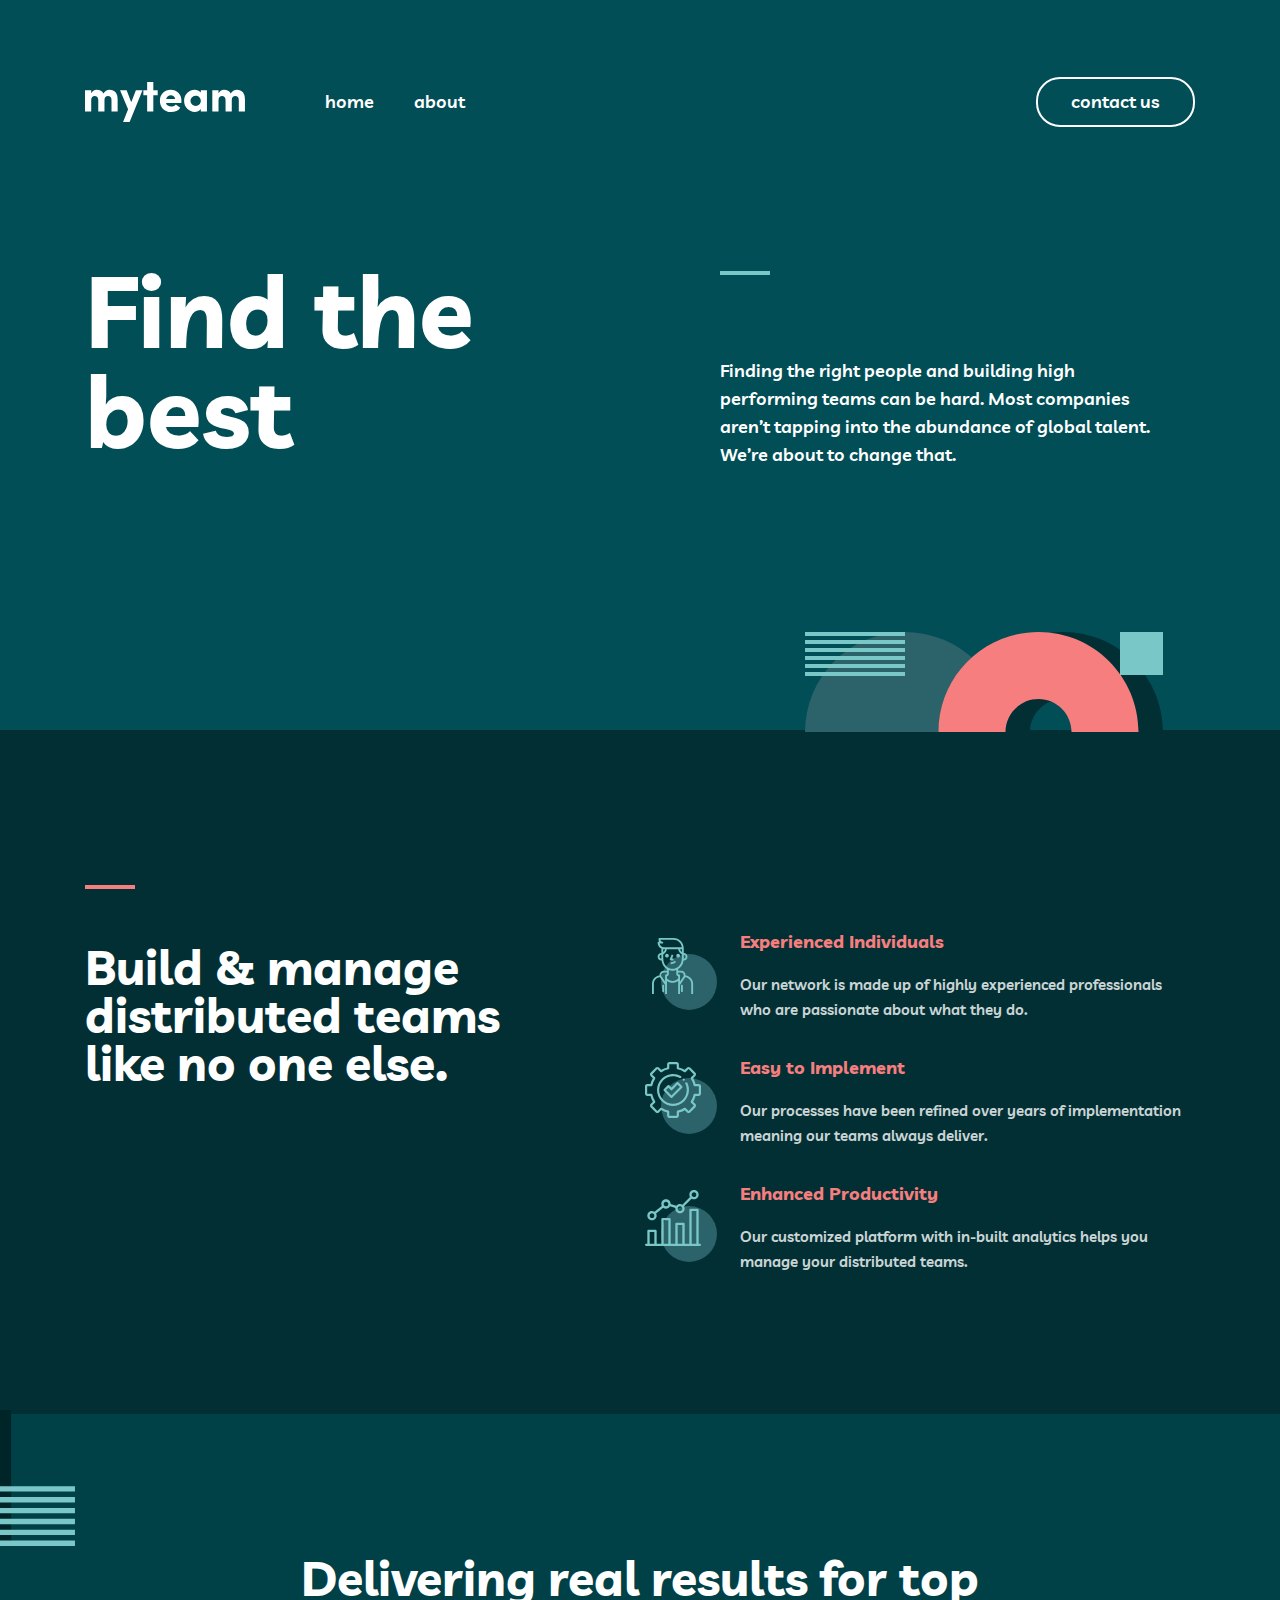
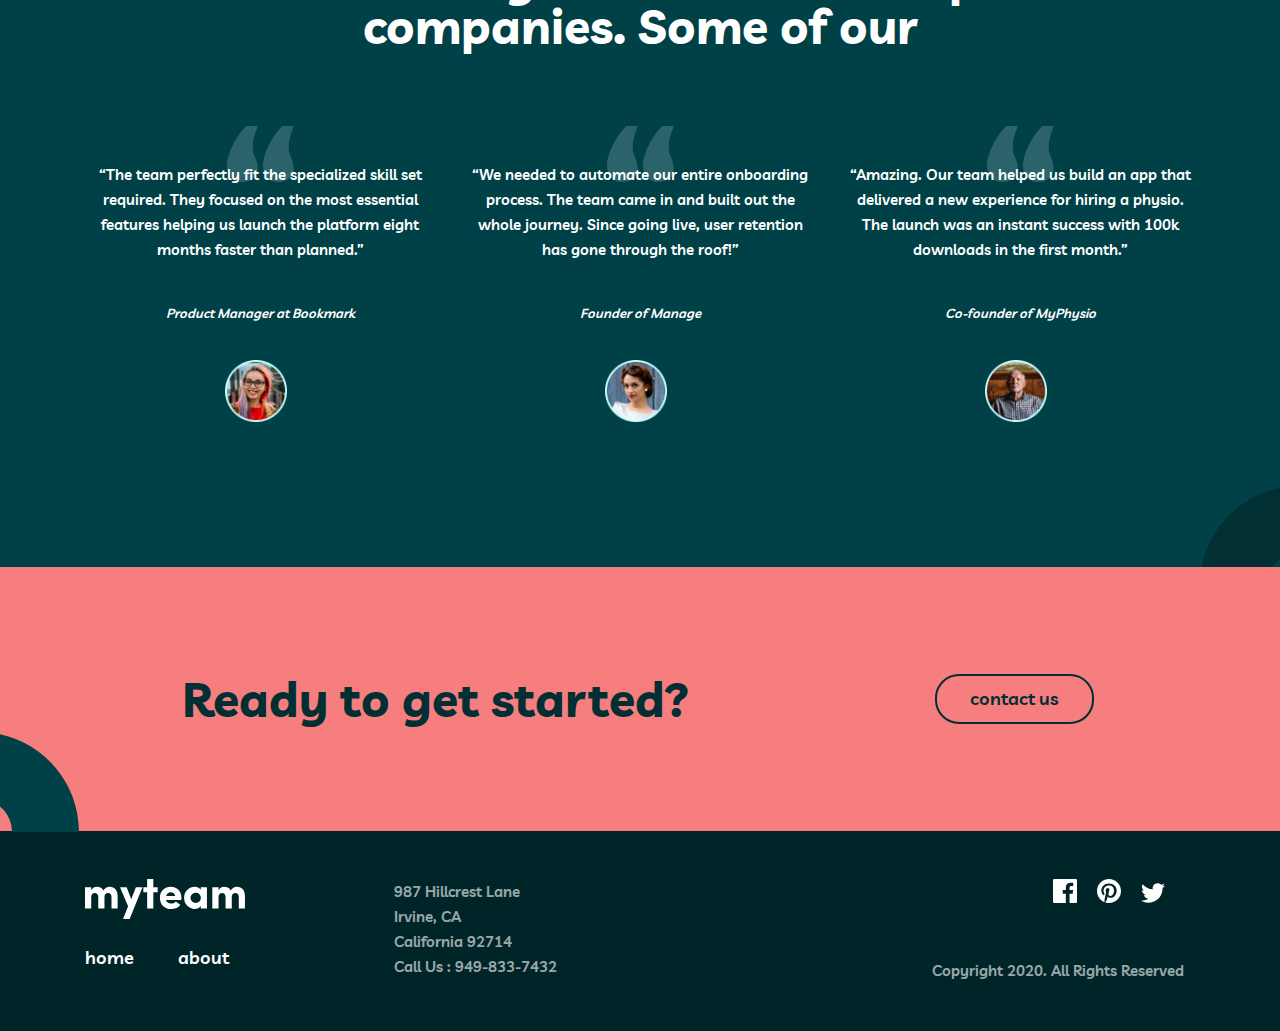
<file: index.html>
<!DOCTYPE html>
<html lang="en">
<head>
  <meta charset="UTF-8">
  <meta http-equiv="X-UA-Compatible" content="IE=edge">
  <meta name="viewport" content="width=device-width, initial-scale=1.0">
  <title>My team</title>
  <link rel="stylesheet" href="./css/normalize.css">
  <link rel="stylesheet" href="./css/main.css">
  <!-- <link rel="stylesheet" href="./css/main.min.css"> -->
</head>
<body>
  <!-- Site header start -->
  <header class="site-header">
    <div class="container">
      <div class="site-header__inner">
        <div class="site-header__logo">
          <a href="./index.html"> <img src="./images/site-logo.svg" width="160" height="40" alt="site-logo"></a>
        </div>
        <nav class="site-header__nav">
          <ul class="site-header__list">
            <li class="site-header__item">
              <a href="./index.html" class="site-header__link">home</a>
            </li>
            <li class="site-header__item">
              <a href="./about.html" class="site-header__link">about</a>
            </li>
          </ul>
        </nav>
        <a class="site-header__btn" href="./contact.html">contact us</a>
      </div>
    </div>
  </header>
  <!-- Site header finish -->

  <!-- Site main start -->
  <main class="site-main">
    <!-- Hero section start -->
    <section class="hero">
      <div class="container">
        <div class="hero__title-wrapper">
          <div class="hero__text">
            <h1>
              Find the best <span>talent</span>
            </h1>
          </div>
          <div class="hero__title-box">
            <p>Finding the right people and building high performing teams can be hard. Most companies aren’t tapping
              into the abundance of global talent. We’re about to change that.
            </p>
          </div>
        </div>
      </div>
    </section>
    <!-- Hero section finish -->

    <!-- Build section start -->
    <section class="build">
      <div class="container">
        <div class="build__wrapper">
          <div class="build__title-box">
            <h2 class="build__title">Build & manage distributed teams like no one else.</h2>
          </div>
          <ul class="build__list">
            <li class="build__item">
              <h3 class="build__new-title">Experienced Individuals</h3>
              <p class="build__text">Our network is made up of highly experienced professionals who are passionate about
                what they do.
              </p>
            </li>
            <li class="build__item">
              <h3 class="build__new-title">Easy to Implement</h3>
              <p class="build__text">Our processes have been refined over years of implementation meaning our teams
                always deliver.
              </p>
            </li>
            <li class="build__item">
              <h3 class="build__new-title">Enhanced Productivity</h3>
              <p class="build__text">Our customized platform with in-built analytics helps you manage your distributed
                teams.
              </p>
            </li>
          </ul>
        </div>
      </div>
    </section>
    <!-- Build section finish -->

    <!-- Deliver section start -->
    <section class="deliver">
      <div class="container">
        <div class="deliver__main-title-box">
          <h2 class="deliver__main-title">Delivering real results for top <br> companies. Some of our <span>
              class="deliver__green-text"> success stories.
            </span>
          </h2>
        </div>
        <ul class="deliver__list">
          <li class="deliver__item">
            <p class="deliver__text"> “The team perfectly fit the specialized skill set required. They focused on the
              most essential features helping us launch the platform eight months faster than planned.”
            </p>
            <span class="deliver__name">Kady Baker</span>
            <em class="deliver__italic">Product Manager at Bookmark</em>
          </li>
          <li class="deliver__item">
            <p class="deliver__text">“We needed to automate our entire onboarding process. The team came in and built
              out the whole journey. Since going live, user retention has gone through the roof!”
            </p>
            <span class="deliver__name">Aiysha Reese</span>
            <em class="deliver__italic">Founder of Manage</em>
          </li>
          <li class="deliver__item">
            <p class="deliver__text">“Amazing. Our team helped us build an app that delivered a new experience for
              hiring a physio. The launch was an instant success with 100k downloads in the first month.”
            </p>
            <span class="deliver__name">Arthur Clarke</span>
            <em class="deliver__italic">Co-founder of MyPhysio</em>
          </li>
        </ul>
      </div>
    </section>
    <!-- Deliver section finish -->
  </main>
  <!-- Site main finish -->

  <!-- Ready start -->
  <article class="ready">
    <div class="container">
      <div class="ready__title-wrapper">
        <h1>Ready to get started?</h1>
        <a class="ready__btn" href="./contact.html">contact us</a>
      </div>
    </div>
  </article>
  <!-- Ready finish -->

  <!-- Site footer start -->
  <footer class="site-footer">
    <div class="container">
      <div class="site-footer__wrapper"> 
        <div class="site-footer__logo-wrapper">
          <div class="site-footer__img">
            <a href="./index.html"> <img src="./images/site-logo.svg" width="160" height="40" alt="site-logo"></a>
          </div>
        <ul class="site-footer__list">
          <li class="site-footer__item">
            <a href="#" class="site-footer__link">home</a>
          </li>
          <li class="site-footer__item">
            <a href="#" class="site-footer__link">about</a>
          </li>
        </ul>
        </div>
        <ul class="site-footer__list-text">
          <li class="site-footer__item">
            <p>987 Hillcrest Lane Irvine, CA <br> California 92714 <br> Call Us : 949-833-7432</p>
          </li>
        </ul>
        <ul class="site-footer__list social">
          <li class="social__item">
            <a class="social__link" href="#">
              <svg width="24" height="24" viewBox="0 0 24 24" xmlns="http://www.w3.org/2000/svg">
                <path
                  d="M22.675 0H1.325C0.593 0 0 0.593 0 1.325V22.676C0 23.407 0.593 24 1.325 24H12.82V14.706H9.692V11.084H12.82V8.413C12.82 5.313 14.713 3.625 17.479 3.625C18.804 3.625 19.942 3.724 20.274 3.768V7.008L18.356 7.009C16.852 7.009 16.561 7.724 16.561 8.772V11.085H20.148L19.681 14.707H16.561V24H22.677C23.407 24 24 23.407 24 22.675V1.325C24 0.593 23.407 0 22.675 0Z" />
              </svg>
            </a>
            <a class="social__link" href="#">
              <svg width="24" height="24" viewBox="0 0 24 24" xmlns="http://www.w3.org/2000/svg">
                <path 
                  d="M12 0C5.373 0 0 5.372 0 12C0 17.084 3.163 21.426 7.627 23.174C7.522 22.225 7.427 20.769 7.669 19.733C7.887 18.796 9.076 13.768 9.076 13.768C9.076 13.768 8.717 13.049 8.717 11.986C8.717 10.318 9.684 9.072 10.888 9.072C11.911 9.072 12.406 9.841 12.406 10.762C12.406 11.791 11.751 13.33 11.412 14.757C11.129 15.951 12.011 16.926 13.189 16.926C15.322 16.926 16.961 14.677 16.961 11.431C16.961 8.558 14.897 6.549 11.949 6.549C8.535 6.549 6.531 9.11 6.531 11.756C6.531 12.787 6.928 13.894 7.424 14.494C7.522 14.613 7.536 14.718 7.507 14.839L7.174 16.199C7.121 16.419 7 16.466 6.772 16.36C5.273 15.662 4.336 13.471 4.336 11.711C4.336 7.926 7.086 4.449 12.265 4.449C16.428 4.449 19.663 7.416 19.663 11.38C19.663 15.516 17.056 18.844 13.436 18.844C12.22 18.844 11.077 18.213 10.686 17.466L9.938 20.319C9.667 21.362 8.936 22.669 8.446 23.465C9.57 23.812 10.763 24 12 24C18.627 24 24 18.627 24 12C24 5.372 18.627 0 12 0Z" />
              </svg>
            </a>
            <a class="social__link" href="#">
              <svg width="24" height="20" viewBox="0 0 24 20" xmlns="http://www.w3.org/2000/svg">
                <path 
                  d="M24 2.55699C23.117 2.94899 22.168 3.21299 21.172 3.33199C22.189 2.72299 22.97 1.75799 23.337 0.607986C22.386 1.17199 21.332 1.58199 20.21 1.80299C19.313 0.845986 18.032 0.247986 16.616 0.247986C13.437 0.247986 11.101 3.21399 11.819 6.29299C7.728 6.08799 4.1 4.12799 1.671 1.14899C0.381 3.36199 1.002 6.25699 3.194 7.72299C2.388 7.69699 1.628 7.47599 0.965 7.10699C0.911 9.38799 2.546 11.522 4.914 11.997C4.221 12.185 3.462 12.229 2.69 12.081C3.316 14.037 5.134 15.46 7.29 15.5C5.22 17.123 2.612 17.848 0 17.54C2.179 18.937 4.768 19.752 7.548 19.752C16.69 19.752 21.855 12.031 21.543 5.10599C22.505 4.41099 23.34 3.54399 24 2.55699Z" />
              </svg>
            </a>
          </li>
          <li class="social__text">
            <p>Copyright 2020. All Rights Reserved</p>
          </li>
        </ul>
      </div>
    </div>
  </footer>
  <!-- Site footer finish -->
</body>
</html>
</file>
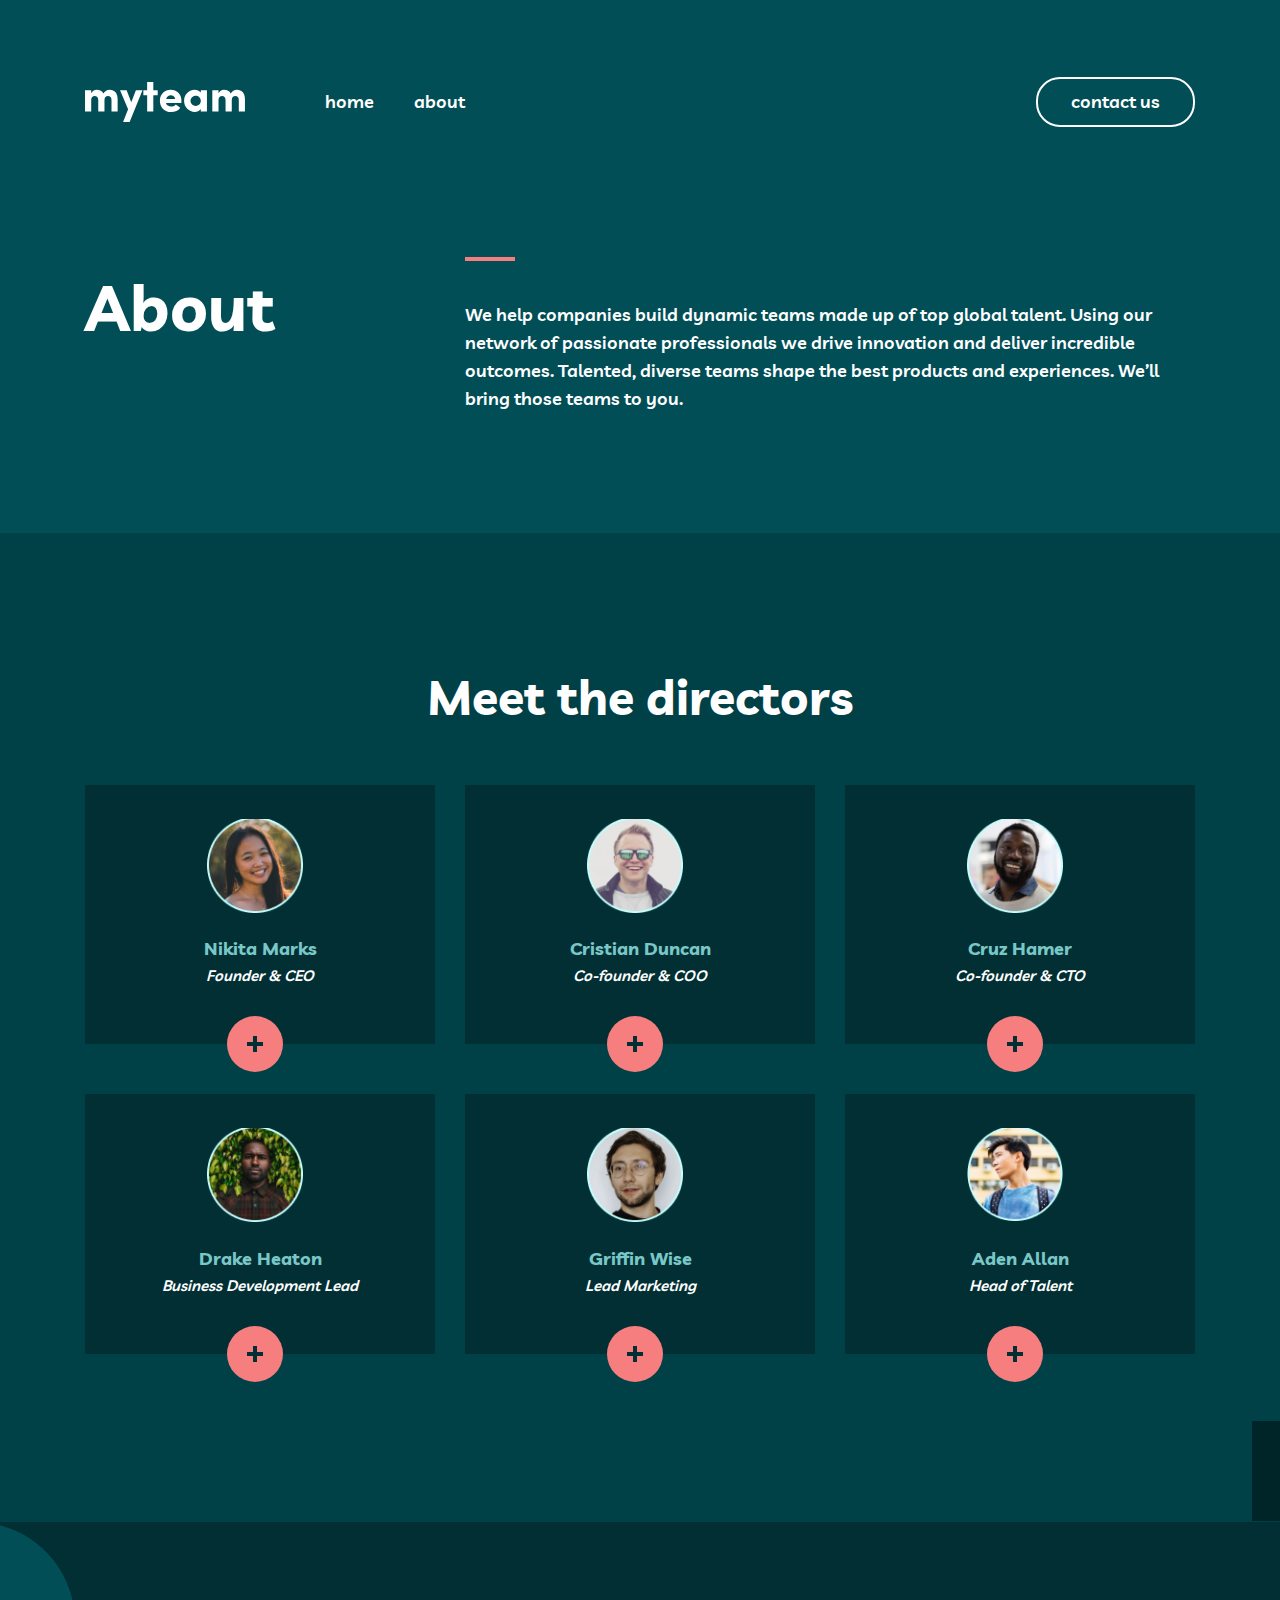
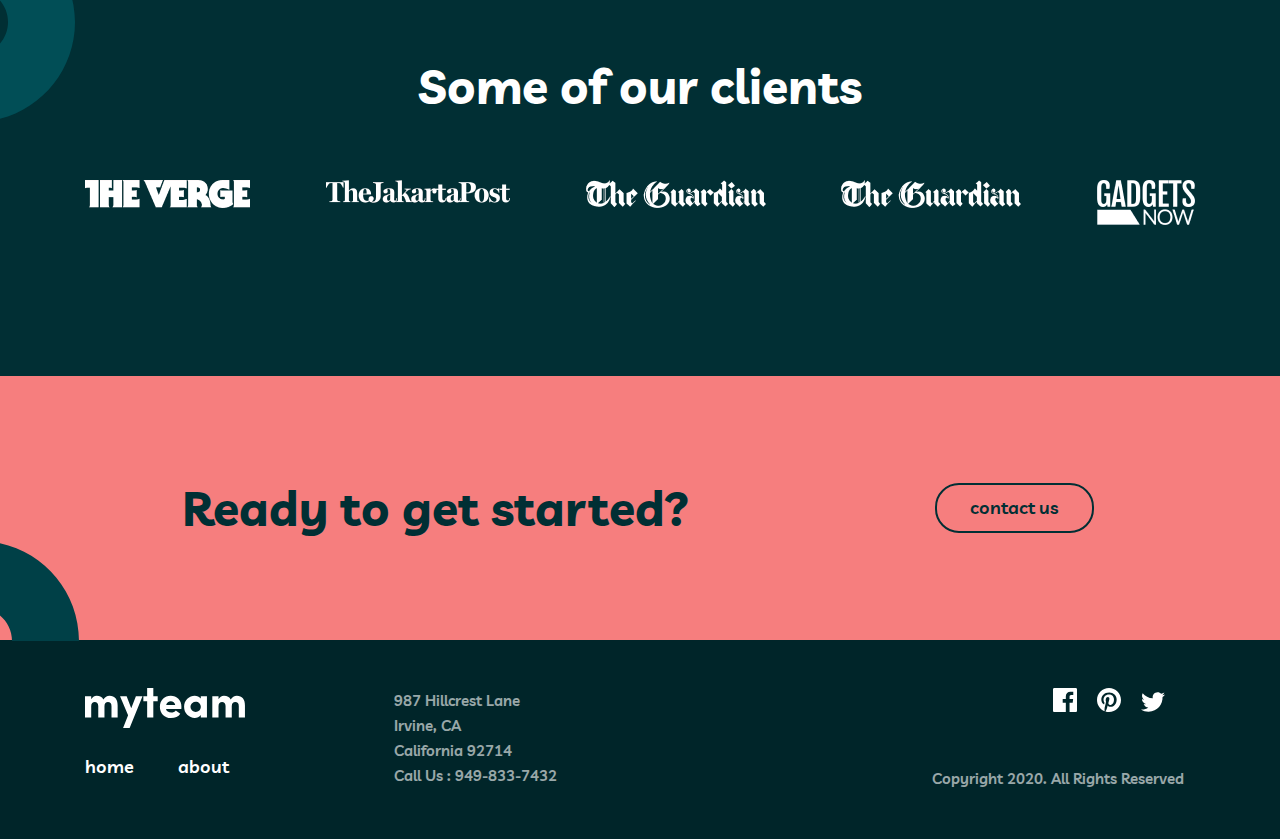
<file: about.html>
<!DOCTYPE html>
<html lang="en">
<head>
    <meta charset="UTF-8">
    <meta http-equiv="X-UA-Compatible" content="IE=edge">
    <meta name="viewport" content="width=device-width, initial-scale=1.0">
    <title>My team</title>
    <link rel="stylesheet" href="./css/normalize.css">
    <link rel="stylesheet" href="./css/main.css">
    <link rel="stylesheet" href="./css/about.css">
    <!-- <link rel="stylesheet" href="./css/main.min.css"> -->
</head>
<body>
    <!-- Site header start -->
    <header class="site-header">
        <div class="container">
            <div class="site-header__inner">
                <div class="site-header__logo">
                    <a href="./index.html"> <img src="./images/site-logo.svg" width="160" height="40"
                            alt="site-logo"></a>
                </div>
                <nav class="site-header__nav">
                    <ul class="site-header__list">
                        <li class="site-header__item">
                            <a href="index.html" class="site-header__link">home</a>
                        </li>
                        <li class="site-header__item">
                            <a href="about.html" class="site-header__link">about</a>
                        </li>
                    </ul>
                </nav>
                <a class="site-header__btn" href="./contact.html">contact us</a>
            </div>
        </div>
    </header>
    <!-- Site header finish -->

    <!-- Site main start -->
    <main class="site-main">
        <!-- Hero section start -->
        <section class="about">
            <div class="container">
                <div class="about__wrapper">
                    <h2 class="about__title">About</h2>
                    <div class="about__text-box">
                        <p class="about__text">We help companies build dynamic teams made up of top global talent. Using
                            our network of passionate professionals we drive innovation and deliver incredible outcomes.
                            Talented, diverse teams shape the best products and experiences. We’ll bring those teams to
                            you.
                        </p>
                    </div>
                </div>
            </div>
        </section>
        <!-- Hero section finish -->

        <!-- Mett start -->
        <section class="mett">
            <div class="container">
                <div class="mett__title-wrapper">
                    <h2>Meet the directors</h2>
                </div>
                <div class="mett__wrapper">

                    <!-- 01 -->
                    <div class="mett__box">
                        <a class="mett__linkk" id="linkone" href="#"></a>
                        <ul class="mett__list card" id="cardone">
                            <li class="card__from">
                                <h3>Nikita Marks</h3>
                                <p>Founder & CEO</p>
                            </li>
                            <li class="card__back">
                                <h3>Nikita Marks</h3>
                                <p>“Empowered teams create truly amazing products. Set the north star and let them
                                    follow
                                    it.”
                                </p>
                                <div class="card__about-social social-about">
                                    <a href="#" class="social-about__img"><svg width="24" height="20"
                                            viewBox="0 0 24 20" xmlns="http://www.w3.org/2000/svg">
                                            <path
                                                d="M24 2.309C23.117 2.701 22.168 2.965 21.172 3.084C22.189 2.475 22.97 1.51 23.337 0.36C22.386 0.924 21.332 1.334 20.21 1.555C19.313 0.598 18.032 0 16.616 0C13.437 0 11.101 2.966 11.819 6.045C7.728 5.84 4.1 3.88 1.671 0.901C0.381 3.114 1.002 6.009 3.194 7.475C2.388 7.449 1.628 7.228 0.965 6.859C0.911 9.14 2.546 11.274 4.914 11.749C4.221 11.937 3.462 11.981 2.69 11.833C3.316 13.789 5.134 15.212 7.29 15.252C5.22 16.875 2.612 17.6 0 17.292C2.179 18.689 4.768 19.504 7.548 19.504C16.69 19.504 21.855 11.783 21.543 4.858C22.505 4.163 23.34 3.296 24 2.309Z" />
                                        </svg>
                                    </a>
                                    <a href="#" class="social-about__img"><svg width="20" height="20"
                                            viewBox="0 0 20 20" xmlns="http://www.w3.org/2000/svg">
                                            <g>
                                                <path fill-rule="evenodd" clip-rule="evenodd"
                                                    d="M2 0H18C19.1 0 20 0.9 20 2V18C20 19.1 19.1 20 18 20H2C0.9 20 0 19.1 0 18V2C0 0.9 0.9 0 2 0ZM6 17V8H3V17H6ZM4.5 6.3C3.5 6.3 2.7 5.5 2.7 4.5C2.7 3.5 3.5 2.7 4.5 2.7C5.5 2.7 6.3 3.5 6.3 4.5C6.3 5.5 5.5 6.3 4.5 6.3ZM14 17H17V11.3C17 9.4 15.4 7.8 13.5 7.8C12.6 7.8 11.5 8.4 11 9.2V8H8V17H11V11.7C11 10.9 11.7 10.2 12.5 10.2C13.3 10.2 14 10.9 14 11.7V17Z" />
                                            </g>
                                        </svg>
                                    </a>
                                </div>
                            </li>
                        </ul>
                    </div>

                    <!-- 02 -->
                    <div class="mett__box">
                        <a class="mett__linkk" id="linktwo" href="#"></a>
                        <ul class="mett__list card" id="cardtwo">
                            <li class="card__from card-img-two">
                                <h3>Cristian Duncan</h3>
                                <p>Co-founder & COO</p>
                                <a class="card__link" href="#"></a>
                            </li>
                            <li class="card__back">
                                <h3>Cristian Duncan</h3>
                                <p>“Empowered teams create truly amazing products. Set the north star and let them
                                    follow
                                    it.”
                                </p>
                                <div class="card__about-social social-about">
                                    <a href="#" class="social-about__img"><svg width="24" height="20"
                                            viewBox="0 0 24 20" xmlns="http://www.w3.org/2000/svg">
                                            <path
                                                d="M24 2.309C23.117 2.701 22.168 2.965 21.172 3.084C22.189 2.475 22.97 1.51 23.337 0.36C22.386 0.924 21.332 1.334 20.21 1.555C19.313 0.598 18.032 0 16.616 0C13.437 0 11.101 2.966 11.819 6.045C7.728 5.84 4.1 3.88 1.671 0.901C0.381 3.114 1.002 6.009 3.194 7.475C2.388 7.449 1.628 7.228 0.965 6.859C0.911 9.14 2.546 11.274 4.914 11.749C4.221 11.937 3.462 11.981 2.69 11.833C3.316 13.789 5.134 15.212 7.29 15.252C5.22 16.875 2.612 17.6 0 17.292C2.179 18.689 4.768 19.504 7.548 19.504C16.69 19.504 21.855 11.783 21.543 4.858C22.505 4.163 23.34 3.296 24 2.309Z" />
                                        </svg>
                                    </a>
                                    <a href="#" class="social-about__img"><svg width="20" height="20"
                                            viewBox="0 0 20 20" xmlns="http://www.w3.org/2000/svg">
                                            <g>
                                                <path fill-rule="evenodd" clip-rule="evenodd"
                                                    d="M2 0H18C19.1 0 20 0.9 20 2V18C20 19.1 19.1 20 18 20H2C0.9 20 0 19.1 0 18V2C0 0.9 0.9 0 2 0ZM6 17V8H3V17H6ZM4.5 6.3C3.5 6.3 2.7 5.5 2.7 4.5C2.7 3.5 3.5 2.7 4.5 2.7C5.5 2.7 6.3 3.5 6.3 4.5C6.3 5.5 5.5 6.3 4.5 6.3ZM14 17H17V11.3C17 9.4 15.4 7.8 13.5 7.8C12.6 7.8 11.5 8.4 11 9.2V8H8V17H11V11.7C11 10.9 11.7 10.2 12.5 10.2C13.3 10.2 14 10.9 14 11.7V17Z" />
                                            </g>
                                        </svg>
                                    </a>
                                </div>
                            </li>
                        </ul>
                    </div>
                    
                    <!-- 03 -->
                    <div class="mett__box">
                        <a class="mett__linkk" id="linkthree" href="#"></a>
                        <ul class="mett__list card" id="cardthree">
                            <li class="card__from card-img-three">
                                <h3>Cruz Hamer</h3>
                                <p>Co-founder & CTO</p>
                                <a class="card__link" href="#"></a>
                            </li>
                            <li class="card__back">
                                <h3>Cruz Hamer</h3>
                                <p>“Empowered teams create truly amazing products. Set the north star and let them
                                    follow
                                    it.”
                                </p>
                                <div class="card__about-social social-about">
                                    <a href="#" class="social-about__img"><svg width="24" height="20"
                                            viewBox="0 0 24 20" xmlns="http://www.w3.org/2000/svg">
                                            <path
                                                d="M24 2.309C23.117 2.701 22.168 2.965 21.172 3.084C22.189 2.475 22.97 1.51 23.337 0.36C22.386 0.924 21.332 1.334 20.21 1.555C19.313 0.598 18.032 0 16.616 0C13.437 0 11.101 2.966 11.819 6.045C7.728 5.84 4.1 3.88 1.671 0.901C0.381 3.114 1.002 6.009 3.194 7.475C2.388 7.449 1.628 7.228 0.965 6.859C0.911 9.14 2.546 11.274 4.914 11.749C4.221 11.937 3.462 11.981 2.69 11.833C3.316 13.789 5.134 15.212 7.29 15.252C5.22 16.875 2.612 17.6 0 17.292C2.179 18.689 4.768 19.504 7.548 19.504C16.69 19.504 21.855 11.783 21.543 4.858C22.505 4.163 23.34 3.296 24 2.309Z" />
                                        </svg>
                                    </a>
                                    <a href="#" class="social-about__img"><svg width="20" height="20"
                                            viewBox="0 0 20 20" xmlns="http://www.w3.org/2000/svg">
                                            <g>
                                                <path fill-rule="evenodd" clip-rule="evenodd"
                                                    d="M2 0H18C19.1 0 20 0.9 20 2V18C20 19.1 19.1 20 18 20H2C0.9 20 0 19.1 0 18V2C0 0.9 0.9 0 2 0ZM6 17V8H3V17H6ZM4.5 6.3C3.5 6.3 2.7 5.5 2.7 4.5C2.7 3.5 3.5 2.7 4.5 2.7C5.5 2.7 6.3 3.5 6.3 4.5C6.3 5.5 5.5 6.3 4.5 6.3ZM14 17H17V11.3C17 9.4 15.4 7.8 13.5 7.8C12.6 7.8 11.5 8.4 11 9.2V8H8V17H11V11.7C11 10.9 11.7 10.2 12.5 10.2C13.3 10.2 14 10.9 14 11.7V17Z" />
                                            </g>
                                        </svg>
                                    </a>
                                </div>
                                <a class="card__link card-from-link" href="#"></a>
                            </li>
                        </ul>
                    </div>

                    <!-- 04 -->
                    <div class="mett__box">
                        <a class="mett__linkk" id="linkfour" href="#"></a>
                        <ul class="mett__list card" id="cardfour">
                            <li class="card__from card-img-four">
                                <h3>Drake Heaton</h3>
                                <p>Business Development Lead</p>
                                <a class="card__link" href="#"></a>
                            </li>
                            <li class="card__back">
                                <h3>Drake Heaton</h3>
                                <p>“Empowered teams create truly amazing products. Set the north star and let them
                                    follow
                                    it.”
                                </p>
                                <div class="card__about-social social-about">
                                    <a href="#" class="social-about__img"><svg width="24" height="20"
                                            viewBox="0 0 24 20" xmlns="http://www.w3.org/2000/svg">
                                            <path
                                                d="M24 2.309C23.117 2.701 22.168 2.965 21.172 3.084C22.189 2.475 22.97 1.51 23.337 0.36C22.386 0.924 21.332 1.334 20.21 1.555C19.313 0.598 18.032 0 16.616 0C13.437 0 11.101 2.966 11.819 6.045C7.728 5.84 4.1 3.88 1.671 0.901C0.381 3.114 1.002 6.009 3.194 7.475C2.388 7.449 1.628 7.228 0.965 6.859C0.911 9.14 2.546 11.274 4.914 11.749C4.221 11.937 3.462 11.981 2.69 11.833C3.316 13.789 5.134 15.212 7.29 15.252C5.22 16.875 2.612 17.6 0 17.292C2.179 18.689 4.768 19.504 7.548 19.504C16.69 19.504 21.855 11.783 21.543 4.858C22.505 4.163 23.34 3.296 24 2.309Z" />
                                        </svg>
                                    </a>
                                    <a href="#" class="social-about__img"><svg width="20" height="20"
                                            viewBox="0 0 20 20" xmlns="http://www.w3.org/2000/svg">
                                            <g>
                                                <path fill-rule="evenodd" clip-rule="evenodd"
                                                    d="M2 0H18C19.1 0 20 0.9 20 2V18C20 19.1 19.1 20 18 20H2C0.9 20 0 19.1 0 18V2C0 0.9 0.9 0 2 0ZM6 17V8H3V17H6ZM4.5 6.3C3.5 6.3 2.7 5.5 2.7 4.5C2.7 3.5 3.5 2.7 4.5 2.7C5.5 2.7 6.3 3.5 6.3 4.5C6.3 5.5 5.5 6.3 4.5 6.3ZM14 17H17V11.3C17 9.4 15.4 7.8 13.5 7.8C12.6 7.8 11.5 8.4 11 9.2V8H8V17H11V11.7C11 10.9 11.7 10.2 12.5 10.2C13.3 10.2 14 10.9 14 11.7V17Z" />
                                            </g>
                                        </svg>
                                    </a>
                                </div>
                                <a class="card__link card-from-link" href="#"></a>
                            </li>
                        </ul>
                    </div>

                    <!-- 05 -->
                    <div class="mett__box">
                        <a class="mett__linkk" id="linkfive" href="#"></a>
                        <ul class="mett__list card" id="cardfive">
                            <li class="card__from card-img-five">
                                <h3>Griffin Wise</h3>
                                <p>Lead Marketing</p>
                                <a class="card__link" href="#"></a>
                            </li>
                            <li class="card__back">
                                <h3>Griffin Wise</h3>
                                <p>“Empowered teams create truly amazing products. Set the north star and let them
                                    follow
                                    it.”
                                </p>
                                <div class="card__about-social social-about">
                                    <a href="#" class="social-about__img"><svg width="24" height="20"
                                            viewBox="0 0 24 20" xmlns="http://www.w3.org/2000/svg">
                                            <path
                                                d="M24 2.309C23.117 2.701 22.168 2.965 21.172 3.084C22.189 2.475 22.97 1.51 23.337 0.36C22.386 0.924 21.332 1.334 20.21 1.555C19.313 0.598 18.032 0 16.616 0C13.437 0 11.101 2.966 11.819 6.045C7.728 5.84 4.1 3.88 1.671 0.901C0.381 3.114 1.002 6.009 3.194 7.475C2.388 7.449 1.628 7.228 0.965 6.859C0.911 9.14 2.546 11.274 4.914 11.749C4.221 11.937 3.462 11.981 2.69 11.833C3.316 13.789 5.134 15.212 7.29 15.252C5.22 16.875 2.612 17.6 0 17.292C2.179 18.689 4.768 19.504 7.548 19.504C16.69 19.504 21.855 11.783 21.543 4.858C22.505 4.163 23.34 3.296 24 2.309Z" />
                                        </svg>
                                    </a>
                                    <a href="#" class="social-about__img"><svg width="20" height="20"
                                            viewBox="0 0 20 20" xmlns="http://www.w3.org/2000/svg">
                                            <g>
                                                <path fill-rule="evenodd" clip-rule="evenodd"
                                                    d="M2 0H18C19.1 0 20 0.9 20 2V18C20 19.1 19.1 20 18 20H2C0.9 20 0 19.1 0 18V2C0 0.9 0.9 0 2 0ZM6 17V8H3V17H6ZM4.5 6.3C3.5 6.3 2.7 5.5 2.7 4.5C2.7 3.5 3.5 2.7 4.5 2.7C5.5 2.7 6.3 3.5 6.3 4.5C6.3 5.5 5.5 6.3 4.5 6.3ZM14 17H17V11.3C17 9.4 15.4 7.8 13.5 7.8C12.6 7.8 11.5 8.4 11 9.2V8H8V17H11V11.7C11 10.9 11.7 10.2 12.5 10.2C13.3 10.2 14 10.9 14 11.7V17Z" />
                                            </g>
                                        </svg>
                                    </a>
                                </div>
                                <a class="card__link card-from-link" href="#"></a>
                            </li>
                        </ul>
                    </div>

                    <!-- 06 -->
                    <div class="mett__box">
                        <a class="mett__linkk" id="linksix" href="#"></a>
                        <ul class="mett__list card" id="cardsix">
                            <li class="card__from card-img-six">
                                <h3>Aden Allan</h3>
                                <p>Head of Talent</p>
                                <a class="card__link" href="#"></a>
                            </li>
                            <li class="card__back">
                                <h3>Aden Allan</h3>
                                <p>“Empowered teams create truly amazing products. Set the north star and let them
                                    follow
                                    it.”
                                </p>
                                <div class="card__about-social social-about">
                                    <a href="#" class="social-about__img"><svg width="24" height="20"
                                            viewBox="0 0 24 20" xmlns="http://www.w3.org/2000/svg">
                                            <path
                                                d="M24 2.309C23.117 2.701 22.168 2.965 21.172 3.084C22.189 2.475 22.97 1.51 23.337 0.36C22.386 0.924 21.332 1.334 20.21 1.555C19.313 0.598 18.032 0 16.616 0C13.437 0 11.101 2.966 11.819 6.045C7.728 5.84 4.1 3.88 1.671 0.901C0.381 3.114 1.002 6.009 3.194 7.475C2.388 7.449 1.628 7.228 0.965 6.859C0.911 9.14 2.546 11.274 4.914 11.749C4.221 11.937 3.462 11.981 2.69 11.833C3.316 13.789 5.134 15.212 7.29 15.252C5.22 16.875 2.612 17.6 0 17.292C2.179 18.689 4.768 19.504 7.548 19.504C16.69 19.504 21.855 11.783 21.543 4.858C22.505 4.163 23.34 3.296 24 2.309Z" />
                                        </svg>
                                    </a>
                                    <a href="#" class="social-about__img"><svg width="20" height="20"
                                            viewBox="0 0 20 20" xmlns="http://www.w3.org/2000/svg">
                                            <g>
                                                <path fill-rule="evenodd" clip-rule="evenodd"
                                                    d="M2 0H18C19.1 0 20 0.9 20 2V18C20 19.1 19.1 20 18 20H2C0.9 20 0 19.1 0 18V2C0 0.9 0.9 0 2 0ZM6 17V8H3V17H6ZM4.5 6.3C3.5 6.3 2.7 5.5 2.7 4.5C2.7 3.5 3.5 2.7 4.5 2.7C5.5 2.7 6.3 3.5 6.3 4.5C6.3 5.5 5.5 6.3 4.5 6.3ZM14 17H17V11.3C17 9.4 15.4 7.8 13.5 7.8C12.6 7.8 11.5 8.4 11 9.2V8H8V17H11V11.7C11 10.9 11.7 10.2 12.5 10.2C13.3 10.2 14 10.9 14 11.7V17Z" />
                                            </g>
                                        </svg>
                                    </a>
                                </div>
                                <a class="card__link card-from-link" href="#"></a>
                            </li>
                        </ul>
                    </div>
                </div>
            </div>
        </section>
        <!-- Mett finish -->

        <!-- Clients section start-->
        <section class="clients">
            <div class="container">
                <div class="clients__text-box">
                    <h2 class="clients__title">Some of our clients</h2>
                </div>
                <ul class="clients__list">
                    <li class="clients__item">
                        <a class="clients__link" href="#">
                            <img class="clients__img" src="./images/theverge.png" alt="">
                        </a>
                    </li>
                    <li class="clients__item">
                        <a class="clients__link" href="#">
                            <img class="clients__img" src="./images/jakarta.png" alt="">
                        </a>
                    </li>
                    <li class="clients__item">
                        <a class="clients__link" href="#">
                            <img class="clients__img" src="./images/thecuardean.png" alt="">
                        </a>
                    </li>
                    <li class="clients__item">
                        <a class="clients__link" href="#">
                            <img class="clients__img" src="./images/techradar.png" alt="">
                        </a>
                    </li>
                    <li class="clients__item">
                        <a class="clients__link" href="#">
                            <img class="clients__img" src="./images/gadgets-now.png" alt="">
                        </a>
                    </li>
                </ul>
            </div>
        </section>
        <!-- Clients section fimish -->
    </main>

    <!-- Ready start -->
    <article class="ready">
        <div class="container">
            <div class="ready__title-wrapper">
                <h1>Ready to get started?</h1>
                <a class="ready__btn" href="#">contact us</a>
            </div>
        </div>
    </article>
    <!-- Ready finish -->

    <!-- Site footer start -->
    <footer class="site-footer">
        <div class="container">
            <div class="site-footer__wrapper">
                <div class="site-footer__logo-wrapper">
                    <div class="site-footer__img">
                        <a href="./index.html"> <img src="./images/site-logo.svg" width="160" height="40"
                                alt="site-logo"></a>
                    </div>
                    <ul class="site-footer__list">
                        <li class="site-footer__item">
                            <a href="#" class="site-footer__link">home</a>
                        </li>
                        <li class="site-footer__item">
                            <a href="#" class="site-footer__link">about</a>
                        </li>
                    </ul>
                </div>
                <ul class="site-footer__list-text">
                    <li class="site-footer__item">
                        <p>987 Hillcrest Lane Irvine, CA <br> California 92714 <br> Call Us : 949-833-7432</p>
                    </li>
                </ul>
                <ul class="site-footer__list social">
                    <li class="social__item">
                        <a class="social__link" href="#">
                            <svg width="24" height="24" viewBox="0 0 24 24" xmlns="http://www.w3.org/2000/svg">
                                <path
                                    d="M22.675 0H1.325C0.593 0 0 0.593 0 1.325V22.676C0 23.407 0.593 24 1.325 24H12.82V14.706H9.692V11.084H12.82V8.413C12.82 5.313 14.713 3.625 17.479 3.625C18.804 3.625 19.942 3.724 20.274 3.768V7.008L18.356 7.009C16.852 7.009 16.561 7.724 16.561 8.772V11.085H20.148L19.681 14.707H16.561V24H22.677C23.407 24 24 23.407 24 22.675V1.325C24 0.593 23.407 0 22.675 0Z" />
                            </svg>
                        </a>
                        <a class="social__link" href="#">
                            <svg width="24" height="24" viewBox="0 0 24 24" xmlns="http://www.w3.org/2000/svg">
                                <path
                                    d="M12 0C5.373 0 0 5.372 0 12C0 17.084 3.163 21.426 7.627 23.174C7.522 22.225 7.427 20.769 7.669 19.733C7.887 18.796 9.076 13.768 9.076 13.768C9.076 13.768 8.717 13.049 8.717 11.986C8.717 10.318 9.684 9.072 10.888 9.072C11.911 9.072 12.406 9.841 12.406 10.762C12.406 11.791 11.751 13.33 11.412 14.757C11.129 15.951 12.011 16.926 13.189 16.926C15.322 16.926 16.961 14.677 16.961 11.431C16.961 8.558 14.897 6.549 11.949 6.549C8.535 6.549 6.531 9.11 6.531 11.756C6.531 12.787 6.928 13.894 7.424 14.494C7.522 14.613 7.536 14.718 7.507 14.839L7.174 16.199C7.121 16.419 7 16.466 6.772 16.36C5.273 15.662 4.336 13.471 4.336 11.711C4.336 7.926 7.086 4.449 12.265 4.449C16.428 4.449 19.663 7.416 19.663 11.38C19.663 15.516 17.056 18.844 13.436 18.844C12.22 18.844 11.077 18.213 10.686 17.466L9.938 20.319C9.667 21.362 8.936 22.669 8.446 23.465C9.57 23.812 10.763 24 12 24C18.627 24 24 18.627 24 12C24 5.372 18.627 0 12 0Z" />
                            </svg>
                        </a>
                        <a class="social__link" href="#">
                            <svg width="24" height="20" viewBox="0 0 24 20" xmlns="http://www.w3.org/2000/svg">
                                <path
                                    d="M24 2.55699C23.117 2.94899 22.168 3.21299 21.172 3.33199C22.189 2.72299 22.97 1.75799 23.337 0.607986C22.386 1.17199 21.332 1.58199 20.21 1.80299C19.313 0.845986 18.032 0.247986 16.616 0.247986C13.437 0.247986 11.101 3.21399 11.819 6.29299C7.728 6.08799 4.1 4.12799 1.671 1.14899C0.381 3.36199 1.002 6.25699 3.194 7.72299C2.388 7.69699 1.628 7.47599 0.965 7.10699C0.911 9.38799 2.546 11.522 4.914 11.997C4.221 12.185 3.462 12.229 2.69 12.081C3.316 14.037 5.134 15.46 7.29 15.5C5.22 17.123 2.612 17.848 0 17.54C2.179 18.937 4.768 19.752 7.548 19.752C16.69 19.752 21.855 12.031 21.543 5.10599C22.505 4.41099 23.34 3.54399 24 2.55699Z" />
                            </svg>
                        </a>
                    </li>
                    <li class="social__text">
                        <p>Copyright 2020. All Rights Reserved</p>
                    </li>
                </ul>
            </div>
        </div>
    </footer>
    <!-- Site footer finish -->
    <script src="./js/main.js"></script>
</body>

</html>
</file>
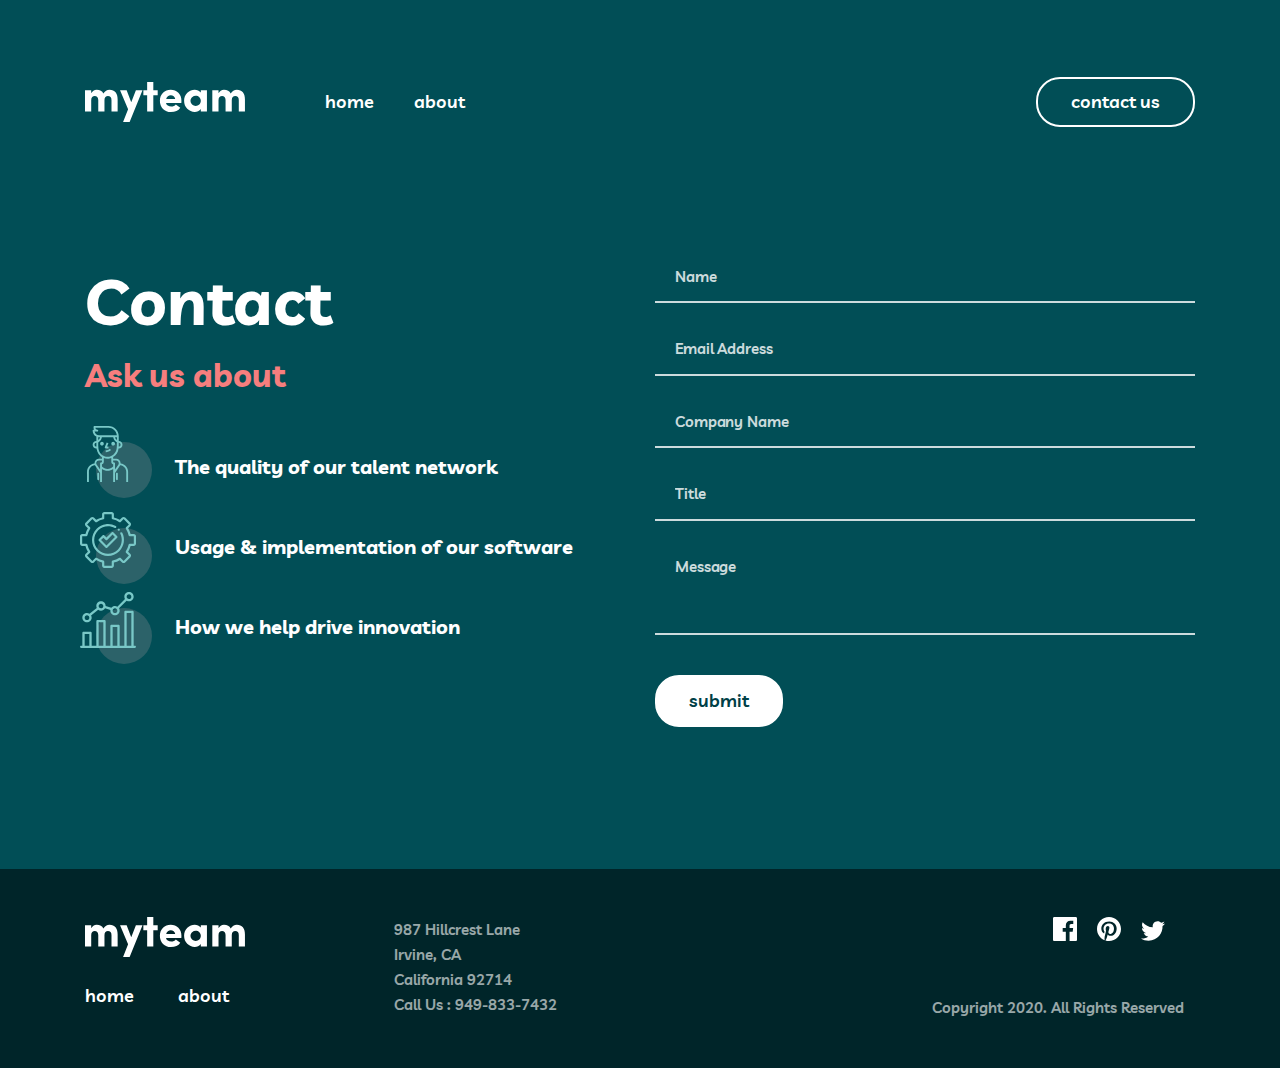
<file: contact.html>
<!DOCTYPE html>
<html lang="en">

<head>
    <meta charset="UTF-8">
    <meta http-equiv="X-UA-Compatible" content="IE=edge">
    <meta name="viewport" content="width=device-width, initial-scale=1.0">
    <title>Template project</title>
    <link rel="stylesheet" href="./css/normalize.css">
    <link rel="stylesheet" href="./css/main.css">
    <!-- <link rel="stylesheet" href="./css/main.min.css"> -->
</head>

<body>
    <!-- Site header start -->
    <header class="site-header">
        <div class="container">
            <div class="site-header__inner">
                <div class="site-header__logo">
                    <a href="./index.html"> <img src="./images/site-logo.svg" width="160" height="40"
                            alt="site-logo"></a>
                </div>
                <nav class="site-header__nav">
                    <ul class="site-header__list">
                        <li class="site-header__item">
                            <a href="./index.html" class="site-header__link">home</a>
                        </li>
                        <li class="site-header__item">
                            <a href="./about.html" class="site-header__link">about</a>
                        </li>
                    </ul>
                </nav>
                <a class="site-header__btn" href="#">contact us</a>
            </div>
        </div>
    </header>
    <!-- Site header finish -->

    <!-- Site main start -->
    <main class="site-main">
        <!-- Hero section start -->
        <section class="hero-contact contact">
            <div class="container">
                <div class="contact__wrapper">
                    <div class="contact__title-wrapper">
                        <h2>Contact</h2>
                        <h3>Ask us about</h3>
                        <ul class="contact__list">
                            <li class="contact__item">
                                <p class="contact__text">The quality of our talent network</p>
                            </li>
                            <li class="contact__item">
                                <p class="contact__text">Usage & implementation of our software</p>
                            </li>
                            <li class="contact__item">
                                <p class="contact__text">How we help drive innovation</p>
                            </li>
                        </ul>
                    </div>


                    <div class="contact__form">
                        <form action="https://echo.htmlacademy.ru/" method="POST" autocomplete="off">
                            <label>
                                <input type="text" name="name" aria-label="your name" placeholder="Name" required
                                    minlength="3">
                                <span class="span">This field is required</span>
                            </label>
                            <label>
                                <input type="email" name="email" aria-label="your email" placeholder="Email Address"
                                    required minlength="3">
                                <span>This field is required</span>
                            </label>
                            <label>
                                <input type="text" name="company-name" aria-label="company Name"
                                    placeholder="Company Name" required minlength="3">
                                <span>This field is required</span>
                            </label>
                            <label>
                                <input type="text" name="title" aria-label="your title" placeholder="Title" required
                                    minlength="3">
                                <span>This field is required</span>
                            </label>
                            <label>
                                <input class="message" type="text" name="message" aria-label="your message" placeholder="Message"
                                    required minlength="3">
                                <span>This field is required</span>
                            </label>
                            <button class="submit-btn" type="submit">submit</button>
                        </form>
                    </div>
                </div>
            </div>
        </section>
        <!-- Hero section finish -->
    </main>
    <!-- Site main finish -->

    <!-- Site footer start -->
    <footer class="site-footer">
        <div class="container">
            <div class="site-footer__wrapper">
                <div class="site-footer__logo-wrapper">
                    <div class="site-footer__img">
                        <a href="./index.html"> <img src="./images/site-logo.svg" width="160" height="40"
                                alt="site-logo"></a>
                    </div>
                    <ul class="site-footer__list">
                        <li class="site-footer__item">
                            <a href="#" class="site-footer__link">home</a>
                        </li>
                        <li class="site-footer__item">
                            <a href="#" class="site-footer__link">about</a>
                        </li>
                    </ul>
                </div>
                <ul class="site-footer__list-text">
                    <li class="site-footer__item">
                        <p>987 Hillcrest Lane Irvine, CA <br> California 92714 <br> Call Us : 949-833-7432</p>
                    </li>
                </ul>
                <ul class="site-footer__list social">
                    <li class="social__item">
                        <a class="social__link" href="#">
                            <svg width="24" height="24" viewBox="0 0 24 24" xmlns="http://www.w3.org/2000/svg">
                                <path
                                    d="M22.675 0H1.325C0.593 0 0 0.593 0 1.325V22.676C0 23.407 0.593 24 1.325 24H12.82V14.706H9.692V11.084H12.82V8.413C12.82 5.313 14.713 3.625 17.479 3.625C18.804 3.625 19.942 3.724 20.274 3.768V7.008L18.356 7.009C16.852 7.009 16.561 7.724 16.561 8.772V11.085H20.148L19.681 14.707H16.561V24H22.677C23.407 24 24 23.407 24 22.675V1.325C24 0.593 23.407 0 22.675 0Z" />
                            </svg>
                        </a>
                        <a class="social__link" href="#">
                            <svg width="24" height="24" viewBox="0 0 24 24" xmlns="http://www.w3.org/2000/svg">
                                <path
                                    d="M12 0C5.373 0 0 5.372 0 12C0 17.084 3.163 21.426 7.627 23.174C7.522 22.225 7.427 20.769 7.669 19.733C7.887 18.796 9.076 13.768 9.076 13.768C9.076 13.768 8.717 13.049 8.717 11.986C8.717 10.318 9.684 9.072 10.888 9.072C11.911 9.072 12.406 9.841 12.406 10.762C12.406 11.791 11.751 13.33 11.412 14.757C11.129 15.951 12.011 16.926 13.189 16.926C15.322 16.926 16.961 14.677 16.961 11.431C16.961 8.558 14.897 6.549 11.949 6.549C8.535 6.549 6.531 9.11 6.531 11.756C6.531 12.787 6.928 13.894 7.424 14.494C7.522 14.613 7.536 14.718 7.507 14.839L7.174 16.199C7.121 16.419 7 16.466 6.772 16.36C5.273 15.662 4.336 13.471 4.336 11.711C4.336 7.926 7.086 4.449 12.265 4.449C16.428 4.449 19.663 7.416 19.663 11.38C19.663 15.516 17.056 18.844 13.436 18.844C12.22 18.844 11.077 18.213 10.686 17.466L9.938 20.319C9.667 21.362 8.936 22.669 8.446 23.465C9.57 23.812 10.763 24 12 24C18.627 24 24 18.627 24 12C24 5.372 18.627 0 12 0Z" />
                            </svg>
                        </a>
                        <a class="social__link" href="#">
                            <svg width="24" height="20" viewBox="0 0 24 20" xmlns="http://www.w3.org/2000/svg">
                                <path
                                    d="M24 2.55699C23.117 2.94899 22.168 3.21299 21.172 3.33199C22.189 2.72299 22.97 1.75799 23.337 0.607986C22.386 1.17199 21.332 1.58199 20.21 1.80299C19.313 0.845986 18.032 0.247986 16.616 0.247986C13.437 0.247986 11.101 3.21399 11.819 6.29299C7.728 6.08799 4.1 4.12799 1.671 1.14899C0.381 3.36199 1.002 6.25699 3.194 7.72299C2.388 7.69699 1.628 7.47599 0.965 7.10699C0.911 9.38799 2.546 11.522 4.914 11.997C4.221 12.185 3.462 12.229 2.69 12.081C3.316 14.037 5.134 15.46 7.29 15.5C5.22 17.123 2.612 17.848 0 17.54C2.179 18.937 4.768 19.752 7.548 19.752C16.69 19.752 21.855 12.031 21.543 5.10599C22.505 4.41099 23.34 3.54399 24 2.55699Z" />
                            </svg>
                        </a>
                    </li>
                    <li class="social__text">
                        <p>Copyright 2020. All Rights Reserved</p>
                    </li>
                </ul>
            </div>
        </div>
    </footer>
    <!-- Site footer finish -->
</body>

</html>
</file>
<file: css/main.css>
/* VARIABLES */

:root {
  /* --main-text-color : #fff; */
  /* --main-bg-color : #fff; */
  /* --main-font-size : 16px; */
  /* --main-font-weight : 400; */
  /* --main-line-height : 1.5; */
}

* {
  margin: 0;
  padding: 0;
  box-sizing: border-box;
}

@font-face {
  font-family: 'Livvic';
  font-style: normal;
  font-weight: 600;
  src: url('../fonts/livvic-v13-latin-600.woff2') format('woff2'),
    url('../fonts/livvic-v13-latin-600.woff') format('woff')
}

@font-face {
  font-family: 'Livvic';
  font-style: normal;
  font-weight: 700;
  src: url('../fonts/livvic-v13-latin-700.woff2') format('woff2'),
    url('../fonts/livvic-v13-latin-700.woff') format('woff')
}

/* GENERAL */
*,
*::before,
*::after {
  box-sizing: inherit;
}

html {
  height: 100%;
  box-sizing: border-box;
}

img {
  display: block;
  height: auto;
}

body {
  display: flex;
  flex-direction: column;
  height: 100%;
  margin: 0;
  padding: 0;
  font-family: "Livvic", "Arial", sans-serif;
}

/* VISUALLY-HIDDEN */
.visually-hidden {
  position: absolute;
  width: 1px;
  height: 1px;
  margin: -1px;
  padding: 0;
  border: 0;
  white-space: nowrap;
  clip-path: inset(100%);
  clip: rect(0 0 0 0);
  overflow: hidden;
}

/* CONTAINER */
.container {
  max-width: 1150px;
  margin-right: auto;
  margin-left: auto;
  padding-right: 20px;
  padding-left: 20px;
}

/* STICKY-FOOTER */
.site-main {
  flex-grow: 1;
}

/* Site header start */
.site-header {
  background: #014e56;
}

.site-header__inner {
  display: flex;
  padding-top: 77px;
  align-items: center;
}

.site-header__logo {
  margin-right: 80px;
}

.site-header__list {
  display: flex;
  list-style: none;
}

.site-header__item {
  margin-right: 40px;
}

.site-header__link {
  text-decoration: none;
  font-weight: 600;
  font-size: 18px;
  line-height: 28px;
  color: #fff;
}

.site-header__link:hover {
  color: #f67e7e;
}

.site-header__btn {
  margin-left: auto;
  padding: 9px 33px;
  border: 2px solid #fff;
  border-radius: 24px;
  text-decoration: none;
  font-weight: 600;
  font-size: 18px;
  line-height: 28px;
  color: #fff;
}

.site-header__btn:hover {
  background: #fff;
  border: 2px solid #fff;
  color: #002529;
}
.site-header__btn:active{
  background-color: transparent;
  border: 2px solid #fff;
  color: #fff;
  opacity: 0.6;
}

/* Site header finish */

/* Build section start*/
.build {
  background: #012F34;
}

.build {
  background-image: url("../images/hero-section-ciricle.svg");
  background-repeat: no-repeat;
  background-position: calc(50% + 710px) calc(50% + 220px);
}

.build__wrapper {
  display: flex;
  justify-content: space-between;
}

.build__title-box {
  width: 445px;
}

.build__title {
  margin: 0;
  font-weight: 700;
  font-size: 48px;
  line-height: 48px;
  color: #fff;
}

.build__title::before {
  margin-top: 155px;
  padding-bottom: 54px;
  content: "";
  display: block;
  width: 50px;
  height: 4px;
  border-top: 4px solid #f67e7e;
}

.build__list {
  padding-top: 198px;
  padding-bottom: 140px;
}

.build__item {
  position: relative;
  width: 455px;
  list-style: none;
}

.build__item:nth-child(2) {
  padding-top: 32px;
  padding-bottom: 32px;
}

.build__item:nth-child(1)::before {
  position: absolute;
  z-index: 1;
  content: "";
  display: inline-block;
  background-image: url("../images/people.svg");
  background-repeat: no-repeat;
  top: 10px;
  left: -95px;
  width: 72px;
  height: 72px;
}

.build__item:nth-child(2)::before {
  position: absolute;
  z-index: 1;
  content: "";
  display: inline-block;
  background-image: url("../images/setinges.svg");
  background-repeat: no-repeat;
  top: 40px;
  left: -95px;
  width: 72px;
  height: 72px;
}

.build__item:nth-child(3)::before {
  position: absolute;
  z-index: 1;
  content: "";
  display: inline-block;
  background-image: url("../images/progress.svg");
  background-repeat: no-repeat;
  top: 10px;
  left: -95px;
  width: 72px;
  height: 72px;
}

.build__new-title {
  margin: 0;
  font-weight: 700;
  font-size: 18px;
  line-height: 28px;
  color: #f67e7e;
}

.build__text {
  margin: 0;
  padding-top: 16px;
  font-weight: 600;
  font-size: 15px;
  line-height: 25px;
  color: #fff;
  mix-blend-mode: normal;
  opacity: 0.8;
}

/* End bild section finish */

/*  Hero section start  */
.hero {
  padding-top: 133px;
  background: #014e56;
}

.hero__title-wrapper {
  display: flex;
  padding-bottom: 250px;
}

.hero__text {
  position: relative;
  width: 635px;
}

.hero__text::before {
  position: absolute;
  top: 0%;
  left: -41.5%;
  width: 200px;
  height: 200px;
  content: "";
  background-image: url("../images/header-ciricle.svg");
  background-position: center;
  background-size: contain;
  background-repeat: no-repeat;
}

.hero__text h1 {
  margin: 0;
  margin-right: 30px;
  font-weight: 700;
  font-size: 100px;
  line-height: 100px;
  color: #fff;
}

.hero__text span {
  color: #f67e7e;
  ;
}

.hero__title-box {
  position: relative;
  width: 445px;
}

.hero__title-box p {
  padding-top: 79px;
  font-weight: 600;
  font-size: 18px;
  line-height: 28px;
  color: #fff;
}

.hero__title-box::before {
  content: "";
  display: inline-block;
  width: 50px;
  height: 4px;
  border-top: 4px solid #79c8c7;
}

.hero__title-box::after {
  position: absolute;
  top: 169%;
  left: 19%;
  width: 358px;
  height: 100px;
  content: "";
  background-image: url("../images/header-bottom-ciricle.svg");
  background-position: center;
  background-size: contain;
  background-repeat: no-repeat;
}

/*  Hero section finish */

/* deliver section start */
.deliver {
  background: #004047;
  background-image: url("../images/two-section-ciricle.svg");
  background-repeat: no-repeat;
  background-size: 200px;
  background-position: calc(50% + 660px) calc(50% + 345px);
}

.deliver__main-title-box {
  position: relative;
  padding-top: 140px;
  margin-right: auto;
  margin-left: auto;
  width: 950px;

}

.deliver__main-title-box::before {
  position: absolute;
  content: "";
  top: -14%;
  left: -30.5%;
  width: 200px;
  height: 200px;
  background-image: url("../images/two-section-rectangle.svg");
  background-position: center;
  background-size: contain;
  background-repeat: no-repeat;
}

.deliver__main-title {
  font-weight: 700;
  font-size: 48px;
  line-height: 48px;
  text-align: center;
  color: #fff;
}

.deliver__green-text {
  font-weight: 700;
  font-size: 48px;
  line-height: 48px;
  text-align: center;
  color: #79c8c7;
}

.deliver__list {
  display: flex;
}

.deliver__item {
  position: relative;
  background-image: url(../images/two-section-quoteos.svg);
  background-repeat: no-repeat;
  background-position: calc(50% - 0px) calc(50% - 165px);
  width: 350px;
  padding-top: 92px;
  padding-bottom: 245px;
  width: 350px;
  list-style: none;
}

.deliver__item:nth-child(2) {
  width: 410px;
  padding-right: 30px;
  padding-left: 30px;
}

.deliver__item:nth-child(1)::after {
  position: absolute;
  content: "";
  display: inline-block;
  top: 290px;
  left: 140px;
  background-image: url("../images/girl-one.png");
  background-repeat: no-repeat;
  background-size: contain;
  width: 62px;
  height: 62px;
}

.deliver__item:nth-child(2)::after {
  position: absolute;
  content: "";
  display: inline-block;
  top: 290px;
  left: 170px;
  background-image: url("../images/girl-two.png");
  background-repeat: no-repeat;
  background-size: contain;
  width: 62px;
  height: 62px;
}

.deliver__item:nth-child(3)::after {
  position: absolute;
  content: "";
  display: inline-block;
  top: 290px;
  left: 140px;
  background-image: url("../images/man.png");
  background-repeat: no-repeat;
  background-size: contain;
  width: 62px;
  height: 62px;
}

.deliver__text {
  font-weight: 600;
  font-size: 15px;
  line-height: 25px;
  text-align: center;
  color: #fff;
}

.deliver__name {
  padding-top: 14px;
  display: block;
  font-weight: 700;
  font-size: 18px;
  line-height: 28px;
  text-align: center;
  color: #79c8c7;
}

.deliver__italic {
  display: block;
  font-size: 13px;
  line-height: 18px;
  text-align: center;
  color: #fff;
}

/* deliver section finsh */

/* Ready start */
.ready {
  background: #F67E7E;
}

.ready__title-wrapper {
  position: relative;
  padding: 76px 0;
  width: 917px;
  display: flex;
  align-items: center;
  margin: 0 auto;
}

.ready__title-wrapper::before {
  position: absolute;
  top: 27%;
  left: -33%;
  width: 200px;
  height: 244px;
  content: "";
  background-image: url("../images/ready-to-ciricle.svg");
  background-position: center;
  background-size: contain;
  background-repeat: no-repeat;
}

.ready__title-wrapper h1 {
  margin-right: 245px;
  font-weight: 700;
  font-size: 48px;
  line-height: 48px;
  color: #012F34;
}

.ready__btn {
  padding: 9px 33px;
  border: 2px solid #012F34;
  border-radius: 24px;
  font-weight: 600;
  text-decoration: none;
  font-size: 18px;
  line-height: 28px;
  color: #012F34;
}

.ready__btn:hover {
  background: #012F34;
  border: 2px solid #012F34;
  color: #fff;
}
.ready__btn:hover:active{
  background-color: transparent;
  border: 2px solid #fff;
  opacity: 0.6;
}
/* Ready finish */

/* site footer start */
.site-footer {
  background: #002529;
}

.site-footer__wrapper {
  padding: 48px 0;
  display: flex;
}

.site-footer__list {
  list-style: none;
}

.site-footer__item {
  display: inline-block;
}

.site-footer__item a {
  display: inline-block;
  margin: 25px 40px 0 0;
  font-weight: 600;
  font-size: 18px;
  line-height: 28px;
  color: #fff;
}

.site-footer__list-text {
  width: 445px;
  padding-right: 278px;
  margin-left: 125px;
}

.site-footer__list-text p {
  font-weight: 600;
  font-size: 15px;
  line-height: 25px;
  color: #fff;
  mix-blend-mode: normal;
  opacity: 0.6;
}

.site-footer__link {
  text-decoration: none;
}

.site-footer__link:hover {
  color: #f67e7e;
}

.social {
  margin-left: 93px;
}

.social__item {
  margin-left: 121px;
}

.social__link {
  padding-right: 16px;
  text-decoration: none;
  fill: #fff;
}

.social__link:hover {
  fill: #f67e7e;
}

.social__text {
  padding-top: 51px;
  font-weight: 600;
  font-size: 15px;
  line-height: 25px;
  text-align: right;
  color: #fff;
  opacity: 0.6;
}

/* site footer finish */

/* Contact start */


.hero-contact {
  background: #014E56;
}

.contact__wrapper {
  padding-top: 124px;
  padding-bottom: 142px;
  display: flex;
}

.contact__title-wrapper {
  position: relative;
  width: 780px;
}

.contact__title-wrapper::before {
  position: absolute;
  top: 0;
  left: -206px;
  width: 200px;
  height: 200px;
  z-index: 1;
  content: "";
  display: inline-block;
  background-image: url("../images/contact-cricle.svg");
  background-repeat: no-repeat;
}

.contact__title-wrapper h2 {
  font-size: 64px;
  line-height: 100px;
  color: #FFFFFF;
}

.contact__title-wrapper h3 {
  padding-bottom: 54px;
  font-size: 32px;
  line-height: 48px;
  color: #F67E7E;
}

.contact__list {
  list-style: none;
  padding-left: 90px;
}

.contact__item {
  position: relative;
}

.contact__item::before {
  position: absolute;
  top: -27px;
  left: -95px;
  width: 72px;
  height: 72px;
  content: "";
  display: inline-block;
  background-image: url("../images/people.svg");
  background-repeat: no-repeat;
}

.contact__item:nth-child(2)::before {
  top: 31px;
  left: -95px;
  background-image: url("../images/setinges.svg");
  background-repeat: no-repeat;
}

.contact__item:nth-child(3)::before {
  top: -21px;
  left: -95px;
  background-image: url("../images/progress.svg");
  background-repeat: no-repeat
}

.contact__list p {
  font-weight: 700;
  font-size: 20px;
  line-height: 28px;
  color: #FFFFFF;
}

.contact__item:nth-child(2) {
  padding: 52px 0;
}

.contact__form {
  position: relative;
  width: 542px;
}
.contact__form::after{
    position: absolute;
    bottom: -146px;
    right: -204px;
    width: 99px;
    height: 230px;
    content: "";
    display: inline-block;
    background-image: url("../images/contact-bottom-cricle.svg");
    background-repeat: no-repeat;
}
input {
  width: 540px;
  padding: 16px 0 16px 20px;
  color: #fff;
  background: #014E56;
  opacity: 0.8;
  border: none;
  border-bottom: 2px solid #fff;
}

input::placeholder {
  font-weight: 600;
  font-size: 15px;
  line-height: 25px;
  letter-spacing: -0.115385px;
  color: #fff;
}

.message {
  padding-bottom: 58px;
}

input:not(:placeholder-shown):not(:focus):invalid~span {
  opacity: 1;
}

input:not(:placeholder-shown):not(:focus):invalid {
  border-bottom: 2px solid #F67E7E;
  color: #F67E7E;
  opacity: 0.6;
}

input:not(:placeholder-shown):not(:focus):valid {
  color: #fff;
  opacity: 1;
  border-bottom: 2px solid #79C8C7;
}

span {
  padding-top: 8px;
  padding-left: 15px;
  display: block;
  font-size: 10px;
  font-style: italic;
  line-height: 12px;
  color: #F67E7E;
  opacity: 0;
}

.submit-btn {
  margin-top: 20px;
  padding: 10px 32px;
  font-weight: 600;
  font-size: 18px;
  line-height: 28px;
  color: #004047;
  background: #FFFFFF;
  border: 2px solid #FFFFFF;
  border-radius: 24px;
  cursor: pointer;
}

/* Contact finish */
</file>
<file: css/about.css>
/* start about section */
.about{
    position: relative;
    background: #014E56;
    
}
.about::before{
    position: absolute;
    content: "";
    width: 100px;
    height: 200px;
    top: calc(50% - -4px);
    left: calc(50% + 659px);
    background-image: url("../images/about-hero-ciricle.svg");
    background-repeat: no-repeat;
    background-size: contain;
    
}
.about__wrapper{
    padding-top: 130px;
    padding-bottom: 120px;
    display: flex;
    justify-content: space-between;
    
}
.about__title{
    margin: 0;
    font-weight: 700;
    font-size: 64px;
    line-height: 100px;
    color: #FFFFFF;
}
.about__text-box{
    width: 730px;
    
}
.about__text{
    margin: 0;
    font-weight: 600;
    font-size: 18px;
    line-height: 28px;
    color: #FFFFFF;
}
.about__text::before{
    padding-bottom: 40px;
    content: "";
    display: block;
    width: 50px;
    height: 4px;
    border-top: 4px solid #f67e7e;
}
/* end of about section */

/* Mett start */
.mett {
    position: relative;
    padding-top: 140px;
    padding-bottom: 118px;
    background: #004047;
}
.mett::before{
    position: absolute;
    top: calc(50% + -498px);
    left: calc(50% - 812px);
    content: "";
    width: 200px;
    height: 200px;
    background-image: url(../images/about-meet-ciricle.svg);
    background-repeat: no-repeat;
    background-size: 96px;
    background-position:center;
}
.mett::after{
    position: absolute;
    bottom: calc(50% + -494px);
    right: calc(50% - 759px);
    content: "";
    width: 147px;
    height: 100px;
    background-image: url(../images/mett-ciricle.svg);
    background-repeat: no-repeat;
    background-size: contain;
    background-position:center;
}
.mett__title-wrapper{
    position: relative;
}
.mett__title-wrapper h2{
    font-size: 48px;
    line-height: 48px;
    text-align: center;
    color: #FFFFFF;
}
.mett__wrapper{
    padding-top: 64px;
    display: flex;
    justify-content: space-between;
    flex-wrap: wrap;
}
.mett__box{
    position: relative;
}
.mett__linkk{
    position: absolute;
    bottom: 22px;
    left: 142px;
    width: 56px;
    height: 56px;
    background-color: #F67E7E;
    border-radius: 50%;
    background-image: url("../images/plus.svg");
    background-repeat: no-repeat;
    background-size: 16px;
    background-position: center;
    transition: .5s ease;
    z-index: 1;
}
/* .mett__linkk:hover ~ .card {
    transform: rotateY(180deg);
} */
.rotaet{
    transform: rotateY(180deg);
}
.mett__linkk:hover {
    transform: rotate(45deg);
    background-color: #79C8C7;
}
.card {
    position: relative;
    margin-bottom: 50px;
    transform-style: preserve-3d;
    transition: .5s ease;
    list-style: none;
}
.card__from{
    width: 350px;
    background-color: #012F34;
    backface-visibility: hidden;
}
.card__from::before {
    content: "";
    width: 229px;
    height: 147px;
    display: inline-block;
    background-repeat: no-repeat;
    background-size: 96px;
    background-position: calc(54% + 50px) calc(-31% + 50px);
    background-image: url(../images/nikita.png);
}
.card-img-two::before{
    background-image: url(../images/cristian.png);
}
.card-img-three::before{
    background-image: url(../images/cruz.png);
}
.card-img-four::before{
    background-image: url(../images/drake.png);
}
.card-img-five::before{
    background-image: url(../images/griffen.png);
}
.card-img-six::before{
    background-image: url(../images/aden.png);
}
.card__from h3{
    font-size: 18px;
    line-height: 28px;
    text-align: center;
    color: #79C8C7;
}
.card__from p{
    padding-bottom: 56px;
    font-style: italic;
    font-size: 15px;
    line-height: 25px;
    text-align: center;
    color: #FFFFFF;
}
.card__back{
    top: 0;
    position: absolute;
    width: 350px;
    background-color: #002529;
    backface-visibility: hidden;
    transform: rotateY(180deg);
}
.card__back h3{
    padding-top: 35px;
    font-weight: 700;
    font-size: 18px;
    line-height: 28px;
    text-align: center;
    color: #79C8C7;
}
.card__back p{
    padding: 8px 48px 24px 48px;
    font-weight: 600;
    font-size: 15px;
    line-height: 25px;
    text-align: center;
    color: #FFFFFF;
}
.social-about__img {
    display: inline-block;
    margin-left: 145px;
    margin-bottom: 63px;
    text-decoration: none;
    fill: #fff;
}
.social-about__img:hover{
    fill: #F67E7E;
}
.social-about__img:nth-child(2){
    margin-left: 16px;
}
/* Mett finish*/

/* start clients section */
.clients{
    position: relative;
    background: #012F34;
}
.clients::before{
    position: absolute;
    top: calc(50% - 227px);
    left: calc(50% - 765px);
    width: 200px;
    height: 200px;
    content: "";
    background-image: url("../images/about-some-crircle.svg");
    background-repeat: no-repeat;
}
.clients__text-box{
    padding-top: 140px;
    width: 920px;
    margin-right: auto;
    margin-left: auto;
}
.clients__title{
    margin: 0;
    font-weight: 700;
    font-size: 48px;
    line-height: 48px;
    text-align: center;
    color: #FFFFFF;
}
.clients__list{
    padding-top: 70px;
    padding-bottom: 151px;
    display: flex;
    justify-content: space-between;
}
.clients__item{
    list-style: none;
}

/* end of clients section */
</file>
<file: css/main.min.css>
button,hr,input{overflow:visible}progress,sub,sup{vertical-align:baseline}[type=checkbox],[type=radio],legend{box-sizing:border-box;padding:0}html{line-height:1.15;-webkit-text-size-adjust:100%}body{margin:0}details,main{display:block}h1{font-size:2em;margin:.67em 0}hr{box-sizing:content-box;height:0}code,kbd,pre,samp{font-family:monospace,monospace;font-size:1em}a{background-color:transparent}abbr[title]{border-bottom:none;text-decoration:underline;text-decoration:underline dotted}b,strong{font-weight:bolder}small{font-size:80%}sub,sup{font-size:75%;line-height:0;position:relative}sub{bottom:-.25em}sup{top:-.5em}img{border-style:none}button,input,optgroup,select,textarea{font-family:inherit;font-size:100%;line-height:1.15;margin:0}button,select{text-transform:none}[type=button],[type=reset],[type=submit],button{-webkit-appearance:button}[type=button]::-moz-focus-inner,[type=reset]::-moz-focus-inner,[type=submit]::-moz-focus-inner,button::-moz-focus-inner{border-style:none;padding:0}[type=button]:-moz-focusring,[type=reset]:-moz-focusring,[type=submit]:-moz-focusring,button:-moz-focusring{outline:ButtonText dotted 1px}fieldset{padding:.35em .75em .625em}legend{color:inherit;display:table;max-width:100%;white-space:normal}textarea{overflow:auto}[type=number]::-webkit-inner-spin-button,[type=number]::-webkit-outer-spin-button{height:auto}[type=search]{-webkit-appearance:textfield;outline-offset:-2px}[type=search]::-webkit-search-decoration{-webkit-appearance:none}::-webkit-file-upload-button{-webkit-appearance:button;font:inherit}summary{display:list-item}[hidden],template{display:none}
</file>
